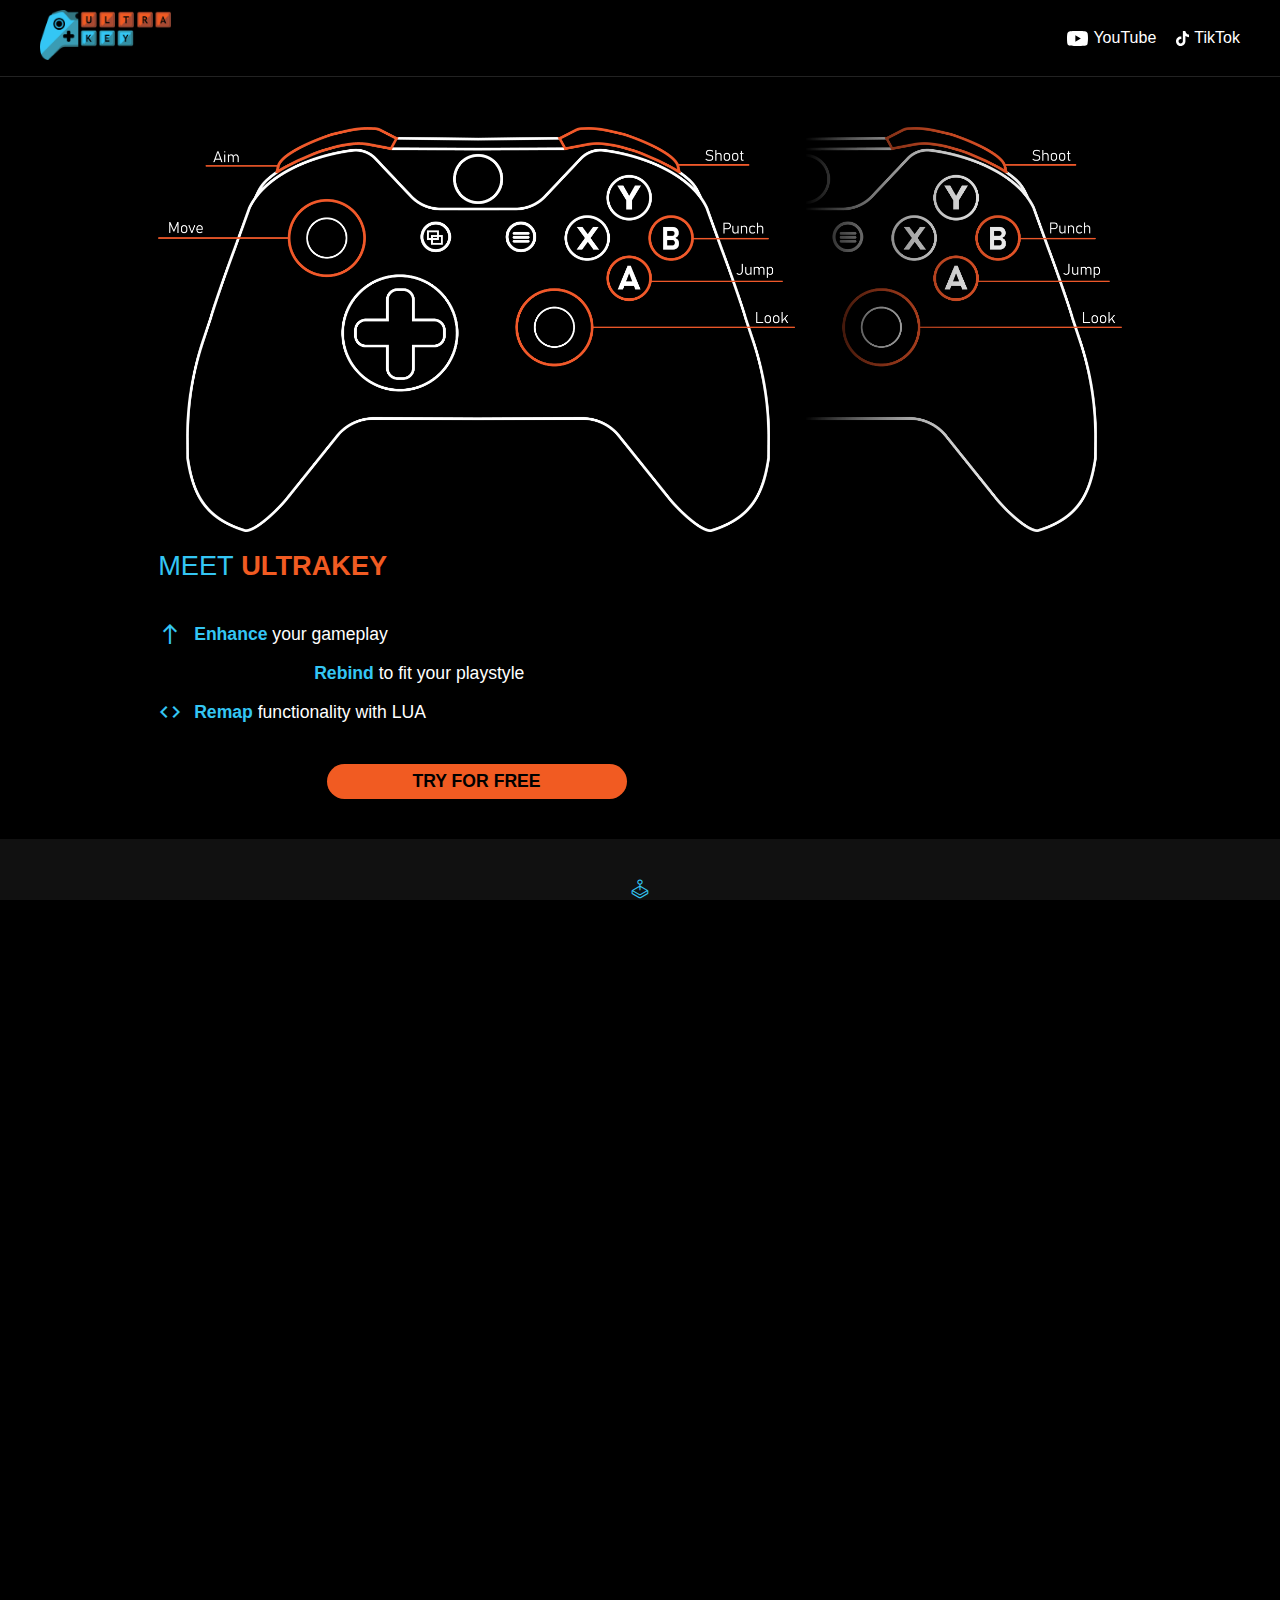
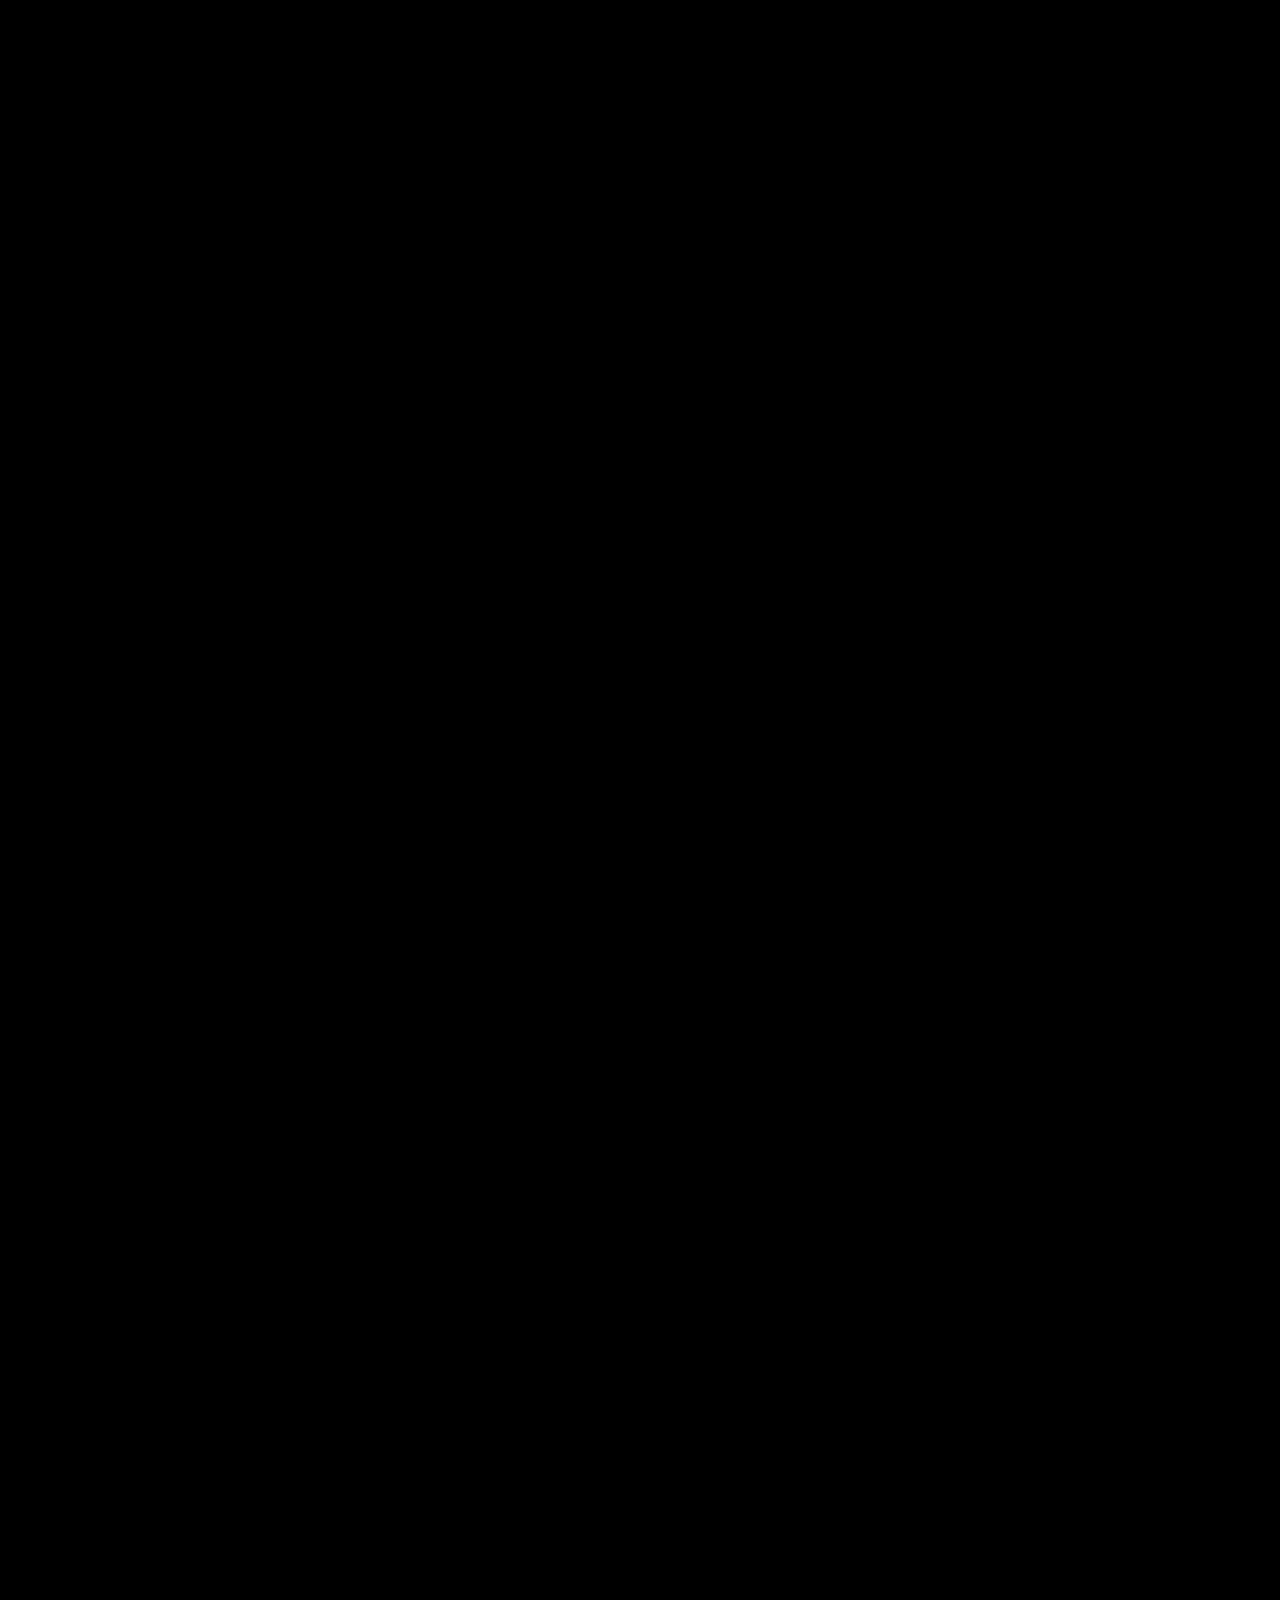
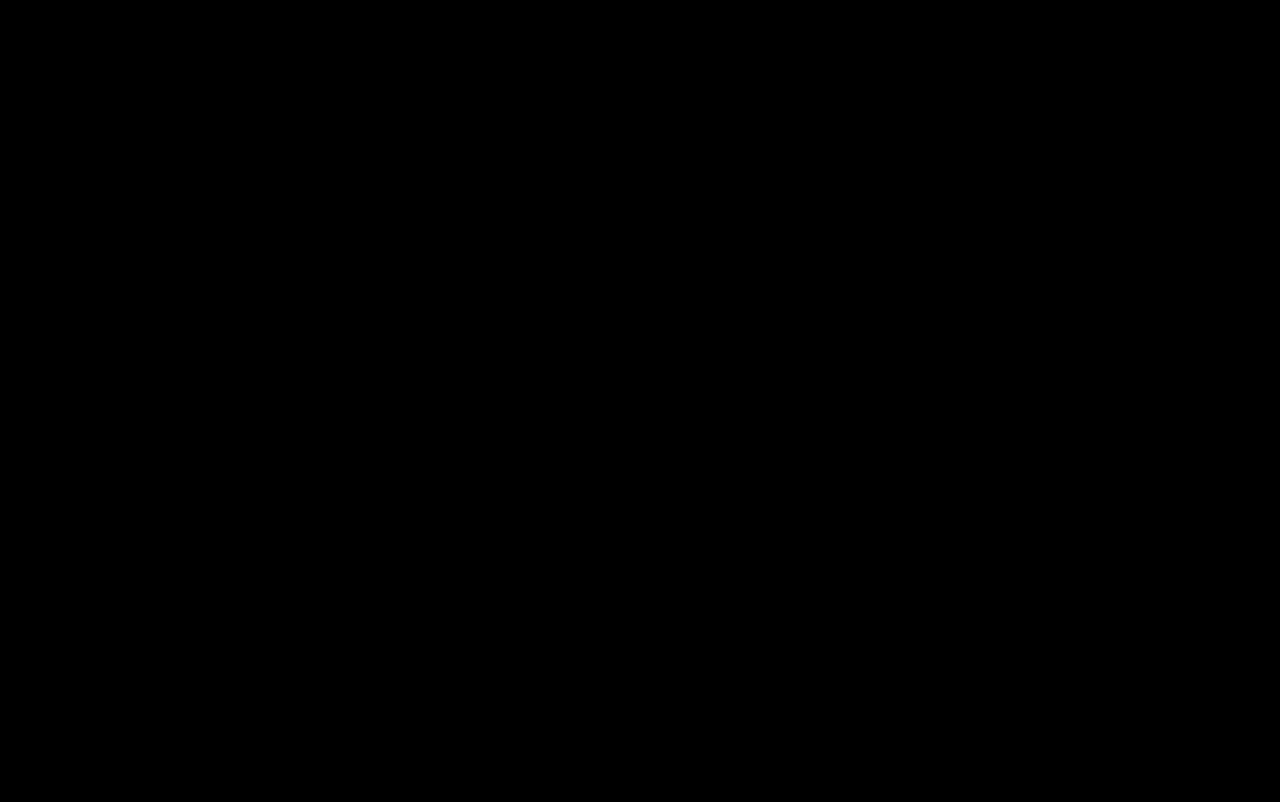
<file: index.html>
<!DOCTYPE html>
<html lang="en">

<head>
    <meta charset="UTF-8" />
    <meta name="viewport" content="width=device-width, initial-scale=1.0" />
    <title>UltraKey</title>
    <link href="https://fonts.googleapis.com/icon?family=Material+Icons+Outlined" rel="stylesheet" />

    <link rel="stylesheet"
        href="https://fonts.googleapis.com/css2?family=Material+Symbols+Outlined:opsz,wght,FILL,GRAD@20..48,100..700,0..1,-50..200" />
    <link rel="stylesheet" href="style.css" />
    <link rel="icon" href="/favicon.png" type="image/x-icon">
</head>

<body>
    <header class="site-header">
        <div class="header-content">
            <a href="/index.html#top" class="logo">
                <img src="assets/ultrakey-logo.png" alt="UltraKey Logo" class="logo-icon">
            </a>

            <div class="social-links">
                <a href="https://www.youtube.com/@UltraKeyEmulator" target="_blank" class="social-link">
                    <img src="assets/youtube-logo.svg" alt="YouTube" class="logo-icon-small"> YouTube
                </a>
                <a href="https://www.tiktok.com/@ultrakey_" target="_blank" class="social-link">
                    <img src="assets/tiktok-logo.svg" alt="TikTok" class="logo-icon-small"> TikTok
                </a>
            </div>
        </div>
    </header>

    <div class="page-one">
        <div class="container">
            <div>
                <img src="assets/controller_graphic2.png" alt="Controller" class="mobile-only controller-img" />
                <h1>
                    <span class="title-blue">MEET</span>
                    <strong class="title-orange">ULTRAKEY</strong>
                </h1>

                <div class="points">
                    <div class="point">
                        <span class="material-icons-outlined icon-small blue">north</span>
                        <span><strong>Enhance</strong> your gameplay</span>
                    </div>
                    <div class="point">
                        <span class="material-icons-outlined icon-small blue">commit</span>
                        <span><strong>Rebind</strong> to fit your playstyle</span>
                    </div>
                    <div class="point">
                        <span class="material-icons-outlined icon-small blue">code</span>
                        <span><strong>Remap</strong> functionality with LUA</span>
                    </div>
                </div>

                <button class="cta-button orange-button" onclick="window.location.href='https://discord.gg/vGU8SP59fq'">
                    TRY FOR FREE
                </button>
            </div>

            <img src="assets/roller_right.png" alt="Controller" class="desktop-only controller-img" />
        </div>
    </div>

    <div class="page-two">
        <span class="material-symbols-outlined blue icon">joystick</span>
        <div class="section">
            <h2>
                <span class="title-blue">AIM ASSIST</span>
                <span class="orange">ON MOUSE AND KEYBOARD</span>
            </h2>

            <p class="subtext">
                Use UltraKey to experience controller assisted precision with<br>
                the feeling of mouse and keyboard.
            </p>
        </div>

        <div class="section">
            <h3><span class="title-blue">FEELS LIKE XIM</span> <span class="orange">WITHOUT THE HARDWARE</span></h3>
            <p class="subtext">
                UltraKey gives users an identical feeling to XIM without the hassle.<br />
                You use a mouse and keyboard, your system sees a controller.
            </p>
        </div>

        <div class="section">
            <h3><span class="title-blue">CLICK AND GO</span> <span class="orange">WITHOUT THE KEYBINDS</span></h3>
            <p class="subtext">
                UltraKey is compatible with both default and modified keybinds.<br />
                Use UltraKey and dial it to feel exactly how you want.
            </p>
        </div>

        <div class="section">
            <h3><span class="title-blue">MULTIPLE GAMES</span> <span class="orange">ONE PIECE OF SOFTWARE</span>
            </h3>
            <p class="subtext">
                UltraKey can be tuned to work perfectly on any game of your choice<br />
                including and not limited to: Call Of Duty, Apex, Fortnite and more.
            </p>
        </div>

        <div class="video">
            <iframe width="650" height="365" src="https://www.youtube.com/embed/9Ty5NcHBJCQ" frameborder="0"
                allowfullscreen style="border-radius: 12px;">
            </iframe>
        </div>

        <button class="cta-button blue-button" onclick="window.location.href='https://discord.gg/vGU8SP59fq'">
            UNLOCK NOW
        </button>
    </div>

    <div class="page-one">
        <div class="container">
            <div class="left">
                <div class="icon-wrapper">
                    <span class="material-symbols-outlined blue icon mobile-only">lock</span>
                </div>
                <h2>
                    <span class="title-blue">ADVANCED</span>
                    <span class="orange">SECURITY</span>
                </h2>

                <div class="section">
                    <p class="subtext">
                        UltraKey does not inject into game files<br>
                        and uses advanced security to ensure<br>
                        it is safe to use
                        across all games.
                    </p>
                </div>

                <div class="section">
                    <h3><span class="title-blue">EXTERNAL</span> <span class="orange">INPUT</span></h3>
                    <p>
                        UltraKey operates 100% outside of<br>
                        any game you play making it<br>
                        completely safe but effective.
                    </p>
                </div>

                <div class="section">
                    <h3><span class="title-blue">RANKED</span> <span class="orange">READY</span></h3>
                    <p>
                        UltraKey is not a cheat and simply<br>
                        enhances your current input<br>
                        to make you more competitive.
                    </p>
                </div>

                <button class="cta-button orange-button" onclick="window.location.href='https://discord.gg/vGU8SP59fq'">
                    RANK UP TODAY
                </button>
            </div>

            <div class="three-right">
                <img src="assets/security.png" alt="Security Diagram" class="desktop-only controller-img" />
            </div>

        </div>
    </div>

    <div class="page-two">
        <span class="material-symbols-outlined blue icon">tune</span>
        <div class="section">
            <h2>
                <span class="title-blue">CONFIGS</span>
                <span class="orange">OUT OF THE BOX</span>
            </h2>

            <p class="subtext">
                UltraKey has a suite of scripts out of the box.<br>
                Our most popular configuration is for Apex Legends.
            </p>
        </div>

        <div class="section">
            <h3><span class="title-blue">MOVEMENT</span> <span class="orange">WITHOUT THE PRACTICE</span></h3>
            <p class="subtext">
                Unlock pro level movement in Apex without the thousands of<br>
                hours of practice. This includes: superglide, tapstrafe, bhop and more.
            </p>
        </div>

        <div class="section">
            <h3><span class="title-blue">AIM</span> <span class="orange">WITHOUT A TRAINER</span></h3>
            <p class="subtext">
                Use UltraKey and become competitive amongst the best players<br>
                in the world without using an aim trainer.
            </p>
        </div>

        <div class="section">
            <h3><span class="title-blue">IMPROVEMENT</span> <span class="orange">IN YOUR GAMEPLAY</span></h3>
            <p class="subtext">
                Easily customize the emulator with the UI, or use LUA scripts<br>
                to fine tune to your in-game experience and get the most out of UltraKey.
            </p>
        </div>

        <div class="video">
            <iframe width="650" height="365" src="https://www.youtube.com/embed/4wg05X9wiUg" frameborder="0"
                allowfullscreen style="border-radius: 12px;">
            </iframe>
        </div>

        <button class="cta-button blue-button" onclick="window.location.href='https://discord.gg/vGU8SP59fq'">
            IMPROVE NOW
        </button>
    </div>

    <div class="page-one">
        <div class="container">
            <div class="left">
                <div class="icon-wrapper">
                    <span class="material-icons-outlined blue icon mobile-only">bolt</span>
                </div>
                <div class="section">
                    <h2>
                        <span class="title-blue">NEAR ZERO</span>
                        <span class="orange">RECOIL</span>
                    </h2>
                    <p class="subtext">
                        UltraKey ships with Apex recoil<br>
                        scripts, but recoil scripts can be<br>
                        configured for any game via LUA.
                    </p>
                </div>

                <div class="section">
                    <h3><span class="title-blue">INSTANT</span> <span class="orange">TOGGLE</span></h3>
                    <p>
                        Use detailed toggle bindings<br>
                        which allow you to use exactly<br>
                        what you want, when you want.
                    </p>
                </div>

                <div class="section">
                    <h3><span class="title-blue">BOOSTED</span> <span class="orange">STRAFING</span></h3>
                    <p>
                        UltraKey scripting allows the<br>
                        implementation of “snap tap”<br>
                        to increase counter strafing<br>
                        capabilities through macros.
                    </p>
                </div>

                <button class="cta-button orange-button" onclick="window.location.href='https://discord.gg/vGU8SP59fq'">
                    ENHANCE NOW
                </button>
            </div>

            <div class="three-right">
                <img src="assets/ultrakey_ui.png" alt="apex graphic" class="desktop-only controller-img" />
            </div>
        </div>

    </div>
    <footer style="color: #fff; padding: 20px 0; text-align: center; margin-top: 100px;">
        <div style="max-width: 800px; margin: 0 auto; font-size: 0.7rem;">
            <a href="./index.html" style="color: white; margin: 0 15px; text-decoration: none;">Home Page</a>
            <a href="./tos.html" style="color: white; margin: 0 15px; text-decoration: none;">Terms of Service</a>
            <a href="./privacy.html" style="color: white; margin: 0 15px; text-decoration: none;">Privacy
                Policy</a>
            <a href="https://www.youtube.com/@UltraKeyEmulator" target="_blank"
                style="color: white; margin: 0 15px; text-decoration: none;">YouTube</a>
            <a href="https://www.tiktok.com/@ultrakey_" target="_blank"
                style="color: white; margin: 0 15px; text-decoration: none;">TikTok</a>
        </div>
    </footer>
</body>

</html>
</file>
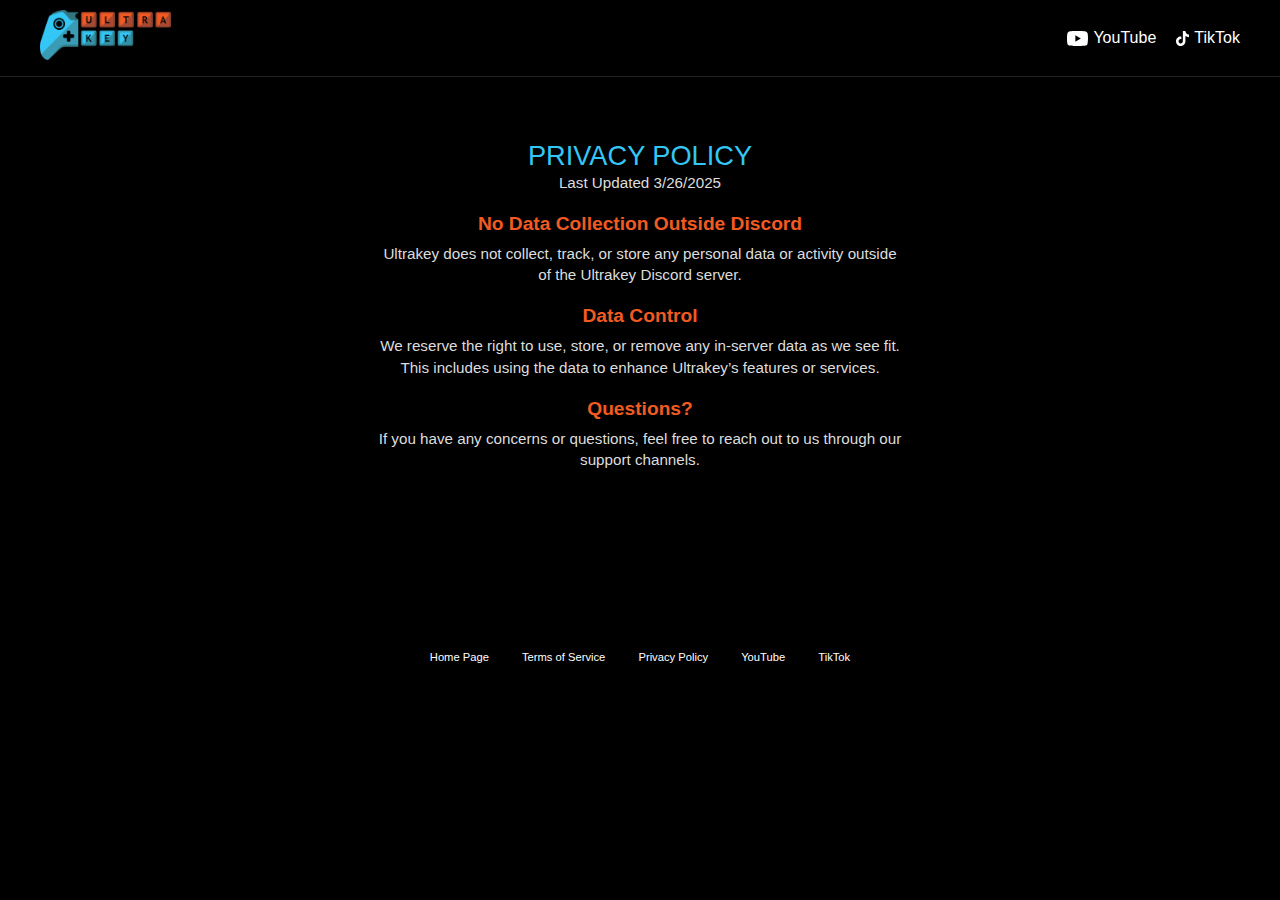
<file: privacy.html>
<!DOCTYPE html>
<html lang="en">

<head>
    <meta charset="UTF-8" />
    <meta name="viewport" content="width=device-width, initial-scale=1.0" />
    <title>UltraKey</title>
    <link href="https://fonts.googleapis.com/icon?family=Material+Icons+Outlined" rel="stylesheet" />

    <link rel="stylesheet"
        href="https://fonts.googleapis.com/css2?family=Material+Symbols+Outlined:opsz,wght,FILL,GRAD@20..48,100..700,0..1,-50..200" />
    <link rel="stylesheet" href="style.css" />
</head>

<body>
    <header class="site-header">
        <div class="header-content">
            <a href="/index.html#top" class="logo">
                <img src="assets/ultrakey-logo.png" alt="UltraKey Logo" class="logo-icon">
            </a>
    
            <div class="social-links">
                <a href="https://www.youtube.com/@yourchannel" target="_blank" class="social-link">
                    <img src="assets/youtube-logo.svg" alt="YouTube" class="logo-icon-small"> YouTube
                </a>
                <a href="https://www.tiktok.com/@yourhandle" target="_blank" class="social-link">
                    <img src="assets/tiktok-logo.svg" alt="TikTok" class="logo-icon-small"> TikTok
                </a>
            </div>
        </div>
    </header>

    <div class="page page-two" style="background-color: black;">
        <h2>
            <span class="title-blue">PRIVACY POLICY</span>
        </h2>
        <div class="section">
            <p>
                Last Updated 3/26/2025
            </p>
        </div>

        <div class="section">
            <h3><span class="orange">No Data Collection Outside Discord</span></h3>
            <p>
                Ultrakey does not collect, track, or store any personal data or activity outside<br> of the Ultrakey
                Discord
                server.

            </p>
        </div>

        <div class="section">
            <h3><span class="orange">Data Control</span></h3>
            <p>
                We reserve the right to use, store, or remove any in-server data as we see fit.<br>
                This includes using the data to enhance Ultrakey’s features or services.
            </p>
        </div>

        <div class="section">
            <h3><span class="orange">Questions?</span></h3>
            <p>
                If you have any concerns or questions, feel free to reach out to us through our<br>
                support channels.
            </p>
        </div>

    </div>

    <footer style="color: #fff; padding: 20px 0; text-align: center; margin-top: 100px;">
        <div style="max-width: 800px; margin: 0 auto; font-size: 0.7rem;">
            <a href="./index.html" style="color: white; margin: 0 15px; text-decoration: none;">Home Page</a>
            <a href="./tos.html" style="color: white; margin: 0 15px; text-decoration: none;">Terms of Service</a>
            <a href="./privacy.html" style="color: white; margin: 0 15px; text-decoration: none;">Privacy
                Policy</a>
            <a href="https://www.youtube.com/@yourchannel" target="_blank"
                style="color: white; margin: 0 15px; text-decoration: none;">YouTube</a>
            <a href="https://www.tiktok.com/@yourhandle" target="_blank"
                style="color: white; margin: 0 15px; text-decoration: none;">TikTok</a>
        </div>
    </footer>
</body>

</html>
</file>
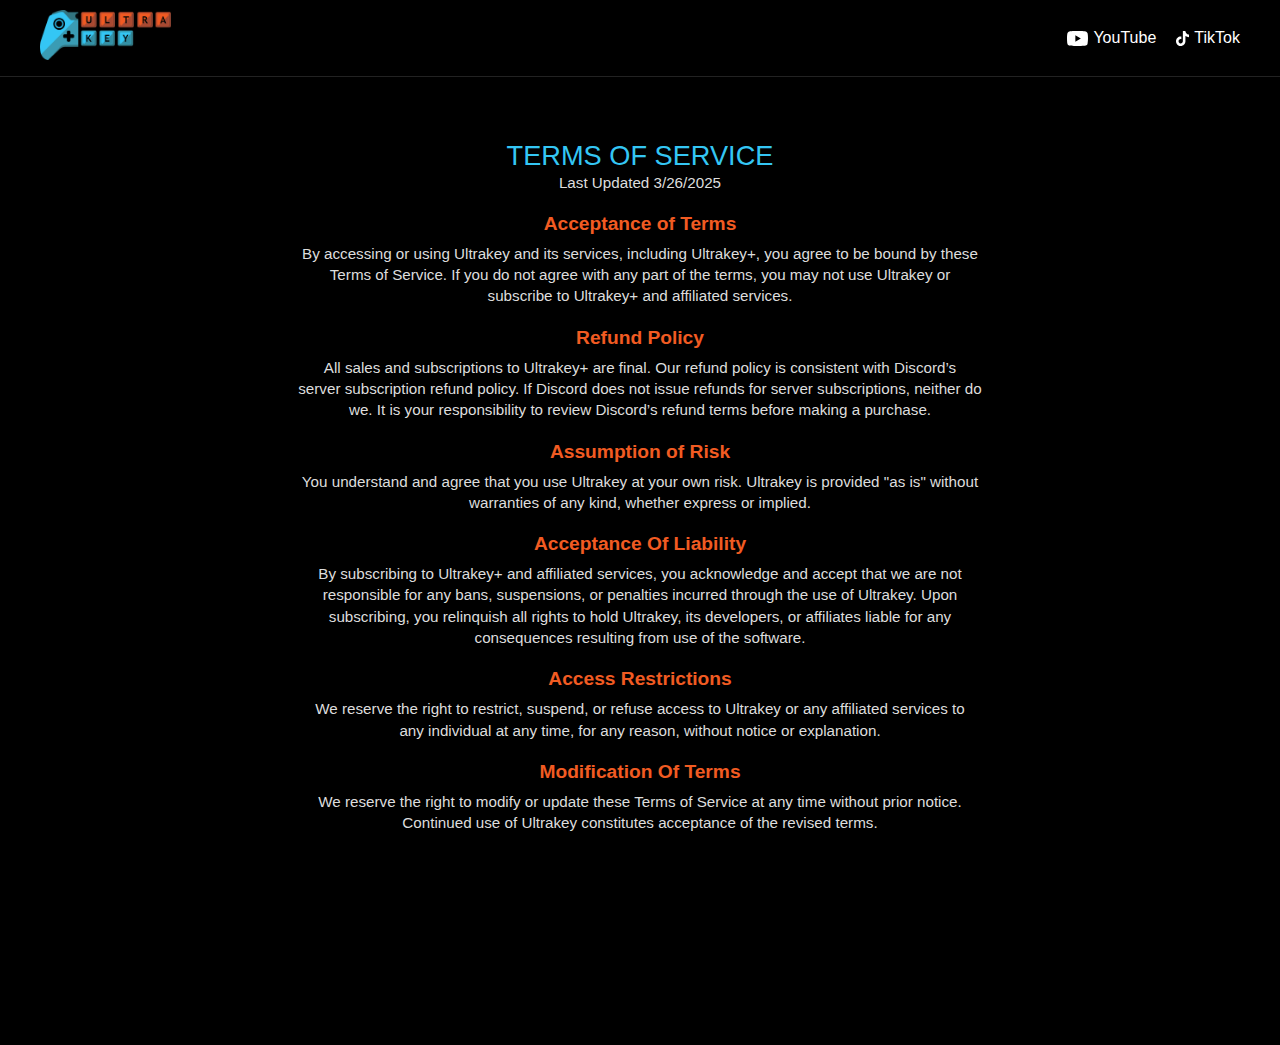
<file: tos.html>
<!DOCTYPE html>
<html lang="en">

<head>
    <meta charset="UTF-8" />
    <meta name="viewport" content="width=device-width, initial-scale=1.0" />
    <title>UltraKey</title>
    <link href="https://fonts.googleapis.com/icon?family=Material+Icons+Outlined" rel="stylesheet" />

    <link rel="stylesheet"
        href="https://fonts.googleapis.com/css2?family=Material+Symbols+Outlined:opsz,wght,FILL,GRAD@20..48,100..700,0..1,-50..200" />
    <link rel="stylesheet" href="style.css" />
</head>

<body>
    <div class="scale-wrapper">
        <header class="site-header">
            <div class="header-content">
                <a href="/index.html#top" class="logo">
                    <img src="assets/ultrakey-logo.png" alt="UltraKey Logo" class="logo-icon">
                </a>

                <div class="social-links">
                    <a href="https://www.youtube.com/@yourchannel" target="_blank" class="social-link">
                        <img src="assets/youtube-logo.svg" alt="YouTube" class="logo-icon-small"> YouTube
                    </a>
                    <a href="https://www.tiktok.com/@yourhandle" target="_blank" class="social-link">
                        <img src="assets/tiktok-logo.svg" alt="TikTok" class="logo-icon-small"> TikTok
                    </a>
                </div>
            </div>
        </header>

        <div class="page page-two" style="background-color: black;">
            <h2>
                <span class="title-blue">TERMS OF SERVICE</span>
            </h2>
            <div class="section">
                <p>
                    Last Updated 3/26/2025
                </p>
            </div>

            <div class="section">
                <h3><span class="orange">Acceptance of Terms</span></h3>
                <p>
                    By accessing or using Ultrakey and its services, including Ultrakey+, you agree to be bound by
                    these<br>
                    Terms of Service. If you do not agree with any part of the terms, you may not use Ultrakey or<br>
                    subscribe to Ultrakey+ and affiliated services.
                </p>
            </div>

            <div class="section">
                <h3><span class="orange">Refund Policy</span></h3>
                <p>
                    All sales and subscriptions to Ultrakey+ are final. Our refund policy is consistent with
                    Discord’s<br>
                    server subscription refund policy. If Discord does not issue refunds for server subscriptions,
                    neither do<br> we. It is your responsibility to review Discord’s refund terms before making a
                    purchase.
                </p>
            </div>

            <div class="section">
                <h3><span class="orange">Assumption of Risk</span></h3>
                <p>
                    You understand and agree that you use Ultrakey at your own risk. Ultrakey is provided "as is"
                    without<br>
                    warranties of any kind, whether express or implied.
                </p>
            </div>

            <div class="section">
                <h3><span class="orange">Acceptance Of Liability</span></h3>
                <p>
                    By subscribing to Ultrakey+ and affiliated services, you acknowledge and accept that we are not<br>
                    responsible for any bans, suspensions, or penalties incurred through the use of Ultrakey. Upon<br>
                    subscribing, you relinquish all rights to hold Ultrakey, its developers, or affiliates liable for
                    any<br>
                    consequences resulting from use of the software.
                </p>
            </div>

            <div class="section">
                <h3><span class="orange">Access Restrictions</span></h3>
                <p>
                    We reserve the right to restrict, suspend, or refuse access to Ultrakey or any affiliated services
                    to<br>
                    any individual at any time, for any reason, without notice or explanation.
                </p>
            </div>

            <div class="section">
                <h3><span class="orange">Modification Of Terms</span></h3>
                <p>
                    We reserve the right to modify or update these Terms of Service at any time without prior
                    notice.<br>
                    Continued use of Ultrakey constitutes acceptance of the revised terms.
                </p>
            </div>
        </div>

        <footer style="color: #fff; padding: 20px 0; text-align: center; margin-top: 100px;">
            <div style="max-width: 800px; margin: 0 auto; font-size: 0.7rem;">
                <a href="./index.html" style="color: white; margin: 0 15px; text-decoration: none;">Home Page</a>
                <a href="./tos.html" style="color: white; margin: 0 15px; text-decoration: none;">Terms of Service</a>
                <a href="./privacy.html" style="color: white; margin: 0 15px; text-decoration: none;">Privacy
                    Policy</a>
                <a href="https://www.youtube.com/@yourchannel" target="_blank"
                    style="color: white; margin: 0 15px; text-decoration: none;">YouTube</a>
                <a href="https://www.tiktok.com/@yourhandle" target="_blank"
                    style="color: white; margin: 0 15px; text-decoration: none;">TikTok</a>
            </div>
        </footer>
    </div>

</body>

</html>
</file>
<file: style.css>
:root {
    --color-bg: #000;
    --color-text: #fff;
    --color-orange: #f15b22;
    --color-orange-dark: #a74933;
    --color-blue: #34c6f4;
    --color-blue-dark: #399cb5;
}

::-webkit-scrollbar {
    width: 12px;
    height: 12px;
}

::-webkit-scrollbar-track {
    background: transparent;
}

::-webkit-scrollbar-thumb {
    background-color: var(--color-blue);
    border-radius: 999px;
    border: none;
}

::-webkit-scrollbar-thumb:hover {
    background-color: var(--color-blue-dark);
}

::-webkit-scrollbar-corner {
    background: transparent;
}

.video {
    display: flex;
    justify-content: center;
    align-items: center;
    margin-bottom: 25px;
}

html,
body {
    overflow-x: hidden;
    background-color: var(--color-bg);
    /* make sure this matches your theme, e.g. #000 */
    margin: 0;
    padding: 0;
}

body {
    margin: 0;
    padding: 0;
    background-color: var(--color-bg);
    color: var(--color-text);
    font-family: 'Segoe UI', sans-serif;
    height: 100vh;
    display: flex;
    flex-direction: column;
}

h1 {
    font-size: 1.7rem;
    margin-bottom: 20px;
}

h2 {
    font-size: 1.7rem;
    margin-bottom: 0px;
    font-weight: 500;
}

.page-one {
    display: flex;
    justify-content: center;
    padding: 40px 20px;
}

.container {
    display: flex;
    gap: 10px;
    justify-content: center;
    align-items: top;
    flex-wrap: wrap;
    max-width: 1200px;
    margin: 0 0;
}

.left {
    max-width: 400px;
}

.title-blue {
    color: var(--color-blue);
    font-weight: 300;
}

.title-orange {
    color: var(--color-orange);
    font-weight: 700;
}

.points {
    display: flex;
    flex-direction: column;
    gap: 15px;
    margin-bottom: 40px;
    margin-top: 40px;
}

.point {
    display: flex;
    align-items: center;
    gap: 12px;
    font-size: 1.1rem;
}

.point strong {
    color: var(--color-blue);
}

.material-symbols-outlined {
    font-variation-settings:
        'FILL' 0,
        'wght' 250,
        'GRAD' 40,
        'opsz' 48;
    line-height: 0.5;
    vertical-align: middle;

    margin: 0;
    padding: 0;
}

.cta-button {
    border: none;
    padding: 7px 0px;
    font-size: 1.1rem;
    border-radius: 999px;
    color: black;
    font-weight: bold;
    cursor: pointer;
    transition: 0.3s ease;
    width: 100%;
    max-width: 300px;
    text-align: center;
    display: block;
    margin: auto;
}

.orange-button {
    background-color: var(--color-orange);
}

.orange-button:hover {
    background-color: var(--color-orange-dark);
    color: white;
}

.blue-button {
    background-color: var(--color-blue);
}

.blue-button:hover {
    background-color: var(--color-blue-dark);
    color: white;
}

.right {
    flex-shrink: 0;
    display: flex;
    align-items: flex-start;
    justify-content: center;
}

.controller-img {
    width: auto;
    height: 45vh;
    display: block;
    margin-top: 10px;
}

.page-two {
    background-color: #111;
    text-align: center;
    padding: 40px;
}

/* * {
    outline: 1px solid red;
} */

.page-two .subtext {
    color: #ccc;
    font-size: 1rem;
    margin-bottom: 36px;
    max-width: 700px;
    margin-inline: auto;
    line-height: 1.4;
}

.section {
    font-size: 0.95rem;
    color: #ddd;
    margin: 0;
    margin-bottom: 20px;
}

.section h3 {
    font-size: 1.2rem;
    font-weight: 600;
    margin-bottom: 8px;
}

.section p {
    font-size: 0.95rem;
    color: #ddd;
    line-height: 1.4;
    margin: 0;
}

.blue {
    color: var(--color-blue);
}

.orange {
    color: var(--color-orange);
}

.page-three {
    background-color: #000;
    color: white;
    padding: 80px 20px 40px 20px;
}

.three-left {
    max-width: 500px;
    text-align: left;
}

.three-right {
    display: flex;
    align-items: center;
    height: 100%;
}

.page-three .subtext {
    color: #ccc;
    font-size: 1rem;
    margin-bottom: 36px;
    line-height: 1.4;
}

.security-graphic {
    max-width: 250px;
    width: 100%;
    height: auto;
}

.ui-graphic {
    max-width: 300px;
    width: 100%;
    height: auto;
}

.nowrap {
    white-space: nowrap;
}

.rankup-cta {
    margin-top: 30px;
}

.site-header {
    position: sticky;
    top: 0;
    z-index: 1000;
    background-color: #000;
    color: #fff;
    padding: 10px 20px;
    border-bottom: 1px solid #222;
}

.header-content {
    max-width: 1200px;
    margin: 0 auto;
    display: flex;
    justify-content: space-between;
    align-items: center;
}

.logo {
    color: #fff;
    text-decoration: none;
    font-size: 1.5rem;
    font-weight: bold;
}

.social-links {
    display: flex;
    gap: 20px;
}

.social-link {
    color: white;
    text-decoration: none;
    font-size: 1rem;
    display: flex;
    align-items: center;
    gap: 5px;
    transition: color 0.2s ease;
}

.social-link:hover {
    color: #1fa1d8;
}

.logo-icon {
    height: 50px;
    width: auto;
}

.logo-icon-small {
    height: 15px;
    width: auto;
}
</file>
